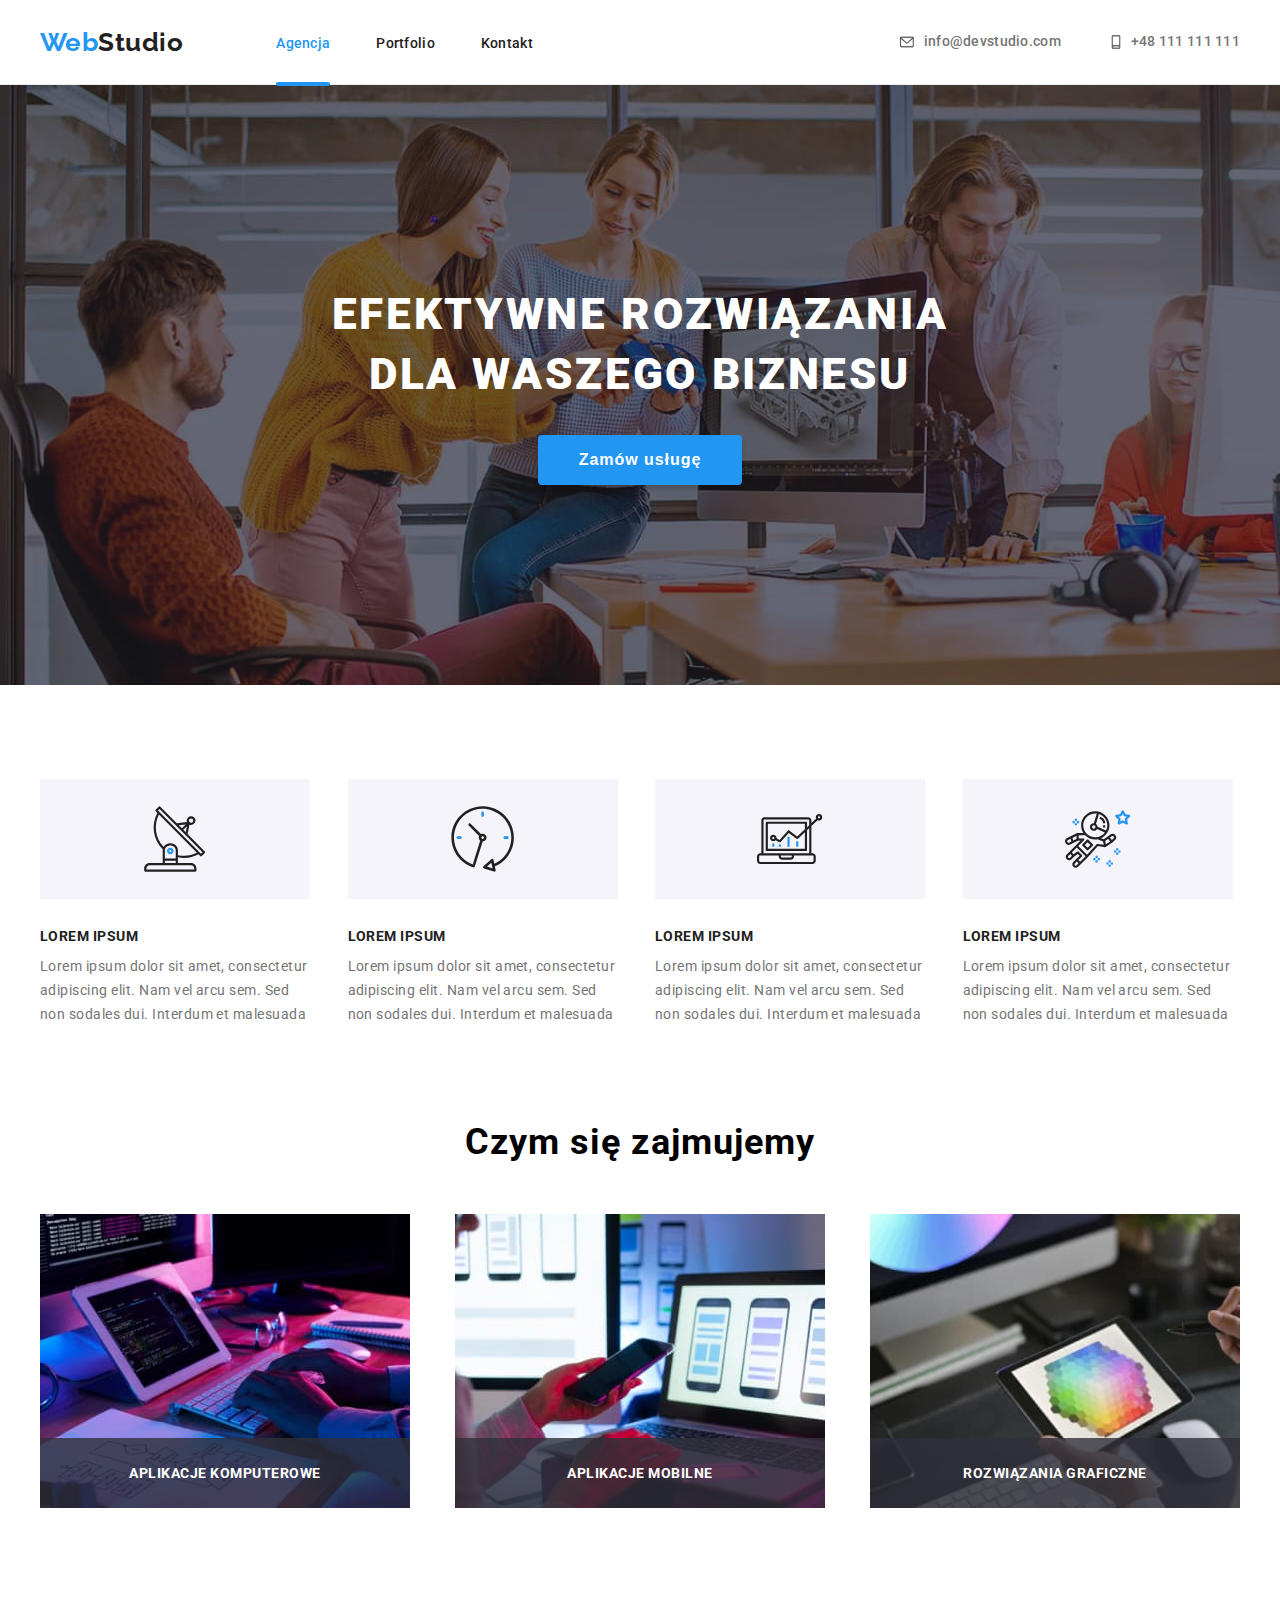
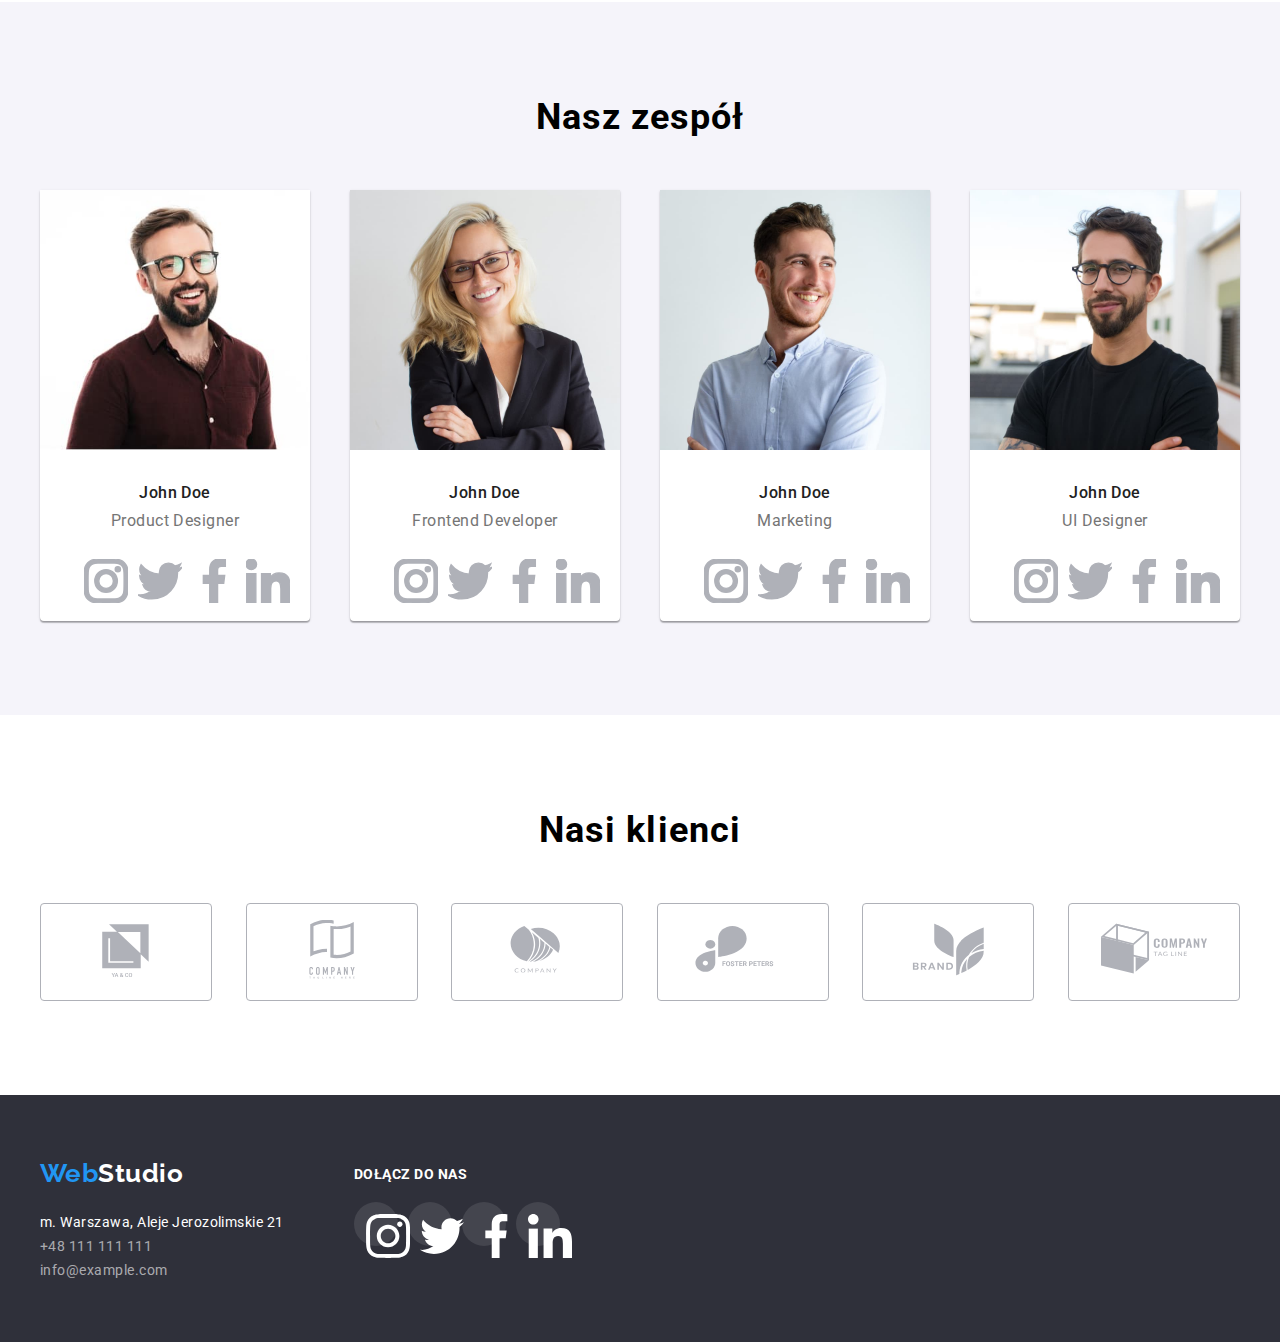
<file: index.html>
<!DOCTYPE html>
<html lang="en">
  <head>
    <meta charset="UTF-8" />
    <meta http-equiv="X-UA-Compatible" content="IE=edge" />
    <meta name="viewport" content="width=device-width, initial-scale=1.0" />
    <title>WebStudio</title>
    <link
      rel="stylesheet"
      href="https://cdnjs.cloudflare.com/ajax/libs/modern-normalize/1.1.0/modern-normalize.min.css"
      integrity="sha512-wpPYUAdjBVSE4KJnH1VR1HeZfpl1ub8YT/NKx4PuQ5NmX2tKuGu6U/JRp5y+Y8XG2tV+wKQpNHVUX03MfMFn9Q=="
      crossorigin="anonymous"
      referrerpolicy="no-referrer"
    />
    <link rel="preconnect" href="https://fonts.googleapis.com" />
    <link rel="preconnect" href="https://fonts.gstatic.com" crossorigin />
    <link
      href="https://fonts.googleapis.com/css2?family=Raleway:wght@700&family=Roboto:wght@400;500;700;900&display=swap"
      rel="stylesheet"
    />
    <link rel="stylesheet" href="./css/styles.css" />
  </head>
  <body>
    <header class="header">
      <div class="container container-header">
        <nav class="navigation">
          <a class="logo" href="./index.html">Web<span>Studio</span></a>
          <ul class="nav-menu">
            <li class="link-underline">
              <a class="nav-menu-link" href="./index.html"><span>Agencja</span></a>
            </li>
            <li class="link-underline-hover">
              <a class="nav-menu-link" href="./porfolio.html">Portfolio</a>
            </li>
            <li class="link-underline-hover">
              <a class="nav-menu-link" href="#">Kontakt</a>
            </li>
          </ul>
        </nav>
        <ul class="header-contact">
          <li>
            <a href="mailto:info@devstudio.com">
              <svg width="16px" height="12px">
                <use href="./images/icons.svg#icon-envelope"></use>
              </svg>
              info@devstudio.com
            </a>
          </li>
          <li>
            <a href="tel:+48111111111">
              <svg width="10px" height="16px">
                <use href="./images/icons.svg#icon-smartphone"></use>
              </svg>
              +48 111 111 111
            </a>
          </li>
        </ul>
      </div>
    </header>
    <main>
      <section class="main-section">
        <div class="container main-section-container">
          <h1>
            Efektywne rozwiązania <br />
            dla waszego biznesu
          </h1>
          <button data-modal-open class="main-button" type="button">Zamów usługę</button>
        </div>
      </section>
      <section class="our-trumps section">
        <div class="container">
          <ul>
            <li>
              <div class="our-trumps-item">
                <svg width="65.32px" height="70px">
                  <use href="./images/icons.svg#icon-antenna-1"></use>
                </svg>
              </div>
              <h3>LOREM IPSUM</h3>
              <p>
                Lorem ipsum dolor sit amet, consectetur adipiscing elit. Nam vel arcu sem. Sed non
                sodales dui. Interdum et malesuada
              </p>
            </li>
            <li>
              <div class="our-trumps-item">
                <svg width="65.32px" height="70px">
                  <use href="./images/icons.svg#icon-clock-1"></use>
                </svg>
              </div>
              <h3>LOREM IPSUM</h3>
              <p>
                Lorem ipsum dolor sit amet, consectetur adipiscing elit. Nam vel arcu sem. Sed non
                sodales dui. Interdum et malesuada
              </p>
            </li>
            <li>
              <div class="our-trumps-item">
                <svg width="65.32px" height="70px">
                  <use href="./images/icons.svg#icon-diagram-1"></use>
                </svg>
              </div>
              <h3>LOREM IPSUM</h3>
              <p>
                Lorem ipsum dolor sit amet, consectetur adipiscing elit. Nam vel arcu sem. Sed non
                sodales dui. Interdum et malesuada
              </p>
            </li>
            <li>
              <div class="our-trumps-item">
                <svg width="65.32px" height="70px">
                  <use href="./images/icons.svg#icon-astronaut-1"></use>
                </svg>
              </div>
              <h3>LOREM IPSUM</h3>
              <p>
                Lorem ipsum dolor sit amet, consectetur adipiscing elit. Nam vel arcu sem. Sed non
                sodales dui. Interdum et malesuada
              </p>
            </li>
          </ul>
        </div>
      </section>
      <section class="what-we-do section">
        <div class="container">
          <h2>Czym się zajmujemy</h2>
          <ul>
            <li>
              <figure class="what-we-do-list-item">
                <img src="./images/keyboard.jpg" alt="klawiatura" height="294" width="370" />
                <figcaption class="what-we-do-item-name">Aplikacje komputerowe</figcaption>
              </figure>
            </li>
            <li>
              <figure class="what-we-do-list-item">
                <img src="./images/laptop.jpg" alt="laptop" height="294" width="370" />
                <figcaption class="what-we-do-item-name">Aplikacje mobilne</figcaption>
              </figure>
            </li>
            <li>
              <figure class="what-we-do-list-item">
                <img src="./images/tablet.jpg" alt="tablet" height="294" width="370" />
                <figcaption class="what-we-do-item-name">Rozwiązania graficzne</figcaption>
              </figure>
            </li>
          </ul>
        </div>
      </section>
      <section class="our-team-container section">
        <div class="our-team container">
          <h2>Nasz zespół</h2>
          <ul>
            <li class="our-team-item">
              <figure>
                <img
                  src="./images/john-product-designer.jpg"
                  alt="product designer"
                  width="270"
                  height="260"
                />
                <figcaption>
                  <h3>John Doe</h3>
                  <p>Product Designer</p>
                </figcaption>
              </figure>
              <ul class="our-team-social-links">
                <li>
                  <a href="#">
                    <svg width="44px" height="44px">
                      <use href="./images/icons.svg#icon-instagram-2"></use>
                    </svg>
                  </a>
                </li>
                <li>
                  <a href="#"
                    ><svg width="44px" height="44px">
                      <use href="./images/icons.svg#icon-twitter-1"></use>
                    </svg>
                  </a>
                </li>
                <li>
                  <a href="#">
                    <svg width="44px" height="44px">
                      <use href="./images/icons.svg#icon-facebook-1"></use>
                    </svg>
                  </a>
                </li>
                <li>
                  <a href="#">
                    <svg width="44px" height="44px">
                      <use href="./images/icons.svg#icon-linkedin-1"></use>
                    </svg>
                  </a>
                </li>
              </ul>
            </li>
            <li class="our-team-item">
              <figure>
                <img
                  src="./images/john-frontend.jpg"
                  alt="zdjęcie kobiety od frontend"
                  width="270"
                  height="260"
                />
                <figcaption>
                  <h3>John Doe</h3>
                  <p>Frontend Developer</p>
                </figcaption>
              </figure>
              <ul class="our-team-social-links">
                <li>
                  <a href="#">
                    <svg width="44px" height="44px">
                      <use href="./images/icons.svg#icon-instagram-2"></use>
                    </svg>
                  </a>
                </li>
                <li>
                  <a href="#"
                    ><svg width="44px" height="44px">
                      <use href="./images/icons.svg#icon-twitter-1"></use>
                    </svg>
                  </a>
                </li>
                <li>
                  <a href="#">
                    <svg width="44px" height="44px">
                      <use href="./images/icons.svg#icon-facebook-1"></use>
                    </svg>
                  </a>
                </li>
                <li>
                  <a href="#">
                    <svg width="44px" height="44px">
                      <use href="./images/icons.svg#icon-linkedin-1"></use>
                    </svg>
                  </a>
                </li>
              </ul>
            </li>
            <li class="our-team-item">
              <figure>
                <img
                  src="./images/john-marketing.jpg"
                  alt="pan od marketingu"
                  width="270"
                  height="260"
                />
                <figcaption>
                  <h3>John Doe</h3>
                  <p>Marketing</p>
                </figcaption>
              </figure>
              <ul class="our-team-social-links">
                <li>
                  <a href="#">
                    <svg width="44px" height="44px">
                      <use href="./images/icons.svg#icon-instagram-2"></use>
                    </svg>
                  </a>
                </li>
                <li>
                  <a href="#"
                    ><svg width="44px" height="44px">
                      <use href="./images/icons.svg#icon-twitter-1"></use>
                    </svg>
                  </a>
                </li>
                <li>
                  <a href="#">
                    <svg width="44px" height="44px">
                      <use href="./images/icons.svg#icon-facebook-1"></use>
                    </svg>
                  </a>
                </li>
                <li>
                  <a href="#">
                    <svg width="44px" height="44px">
                      <use href="./images/icons.svg#icon-linkedin-1"></use>
                    </svg>
                  </a>
                </li>
              </ul>
            </li>
            <li class="our-team-item">
              <figure>
                <img src="./images/john-ui.jpg" alt="ui designer" width="270" height="260" />
                <figcaption>
                  <h3>John Doe</h3>
                  <p>UI Designer</p>
                </figcaption>
              </figure>
              <ul class="our-team-social-links">
                <li>
                  <a href="#">
                    <svg width="44px" height="44px">
                      <use href="./images/icons.svg#icon-instagram-2"></use>
                    </svg>
                  </a>
                </li>
                <li>
                  <a href="#"
                    ><svg width="44px" height="44px">
                      <use href="./images/icons.svg#icon-twitter-1"></use>
                    </svg>
                  </a>
                </li>
                <li>
                  <a href="#">
                    <svg width="44px" height="44px">
                      <use href="./images/icons.svg#icon-facebook-1"></use>
                    </svg>
                  </a>
                </li>
                <li>
                  <a href="#">
                    <svg width="44px" height="44px">
                      <use href="./images/icons.svg#icon-linkedin-1"></use>
                    </svg>
                  </a>
                </li>
              </ul>
            </li>
          </ul>
        </div>
      </section>
      <section class="section">
        <div class="container">
          <h2>Nasi klienci</h2>
          <ul class="our-clients-list">
            <li>
              <a href="#" class="our-clients-item">
                <svg width="106px" height="60px">
                  <use href="./images/icons.svg#icon-logo-client-1"></use>
                </svg>
              </a>
            </li>
            <li>
              <a href="#" class="our-clients-item">
                <svg width="106px" height="60px">
                  <use href="./images/icons.svg#icon-logo-client-2"></use>
                </svg>
              </a>
            </li>
            <li>
              <a href="#" class="our-clients-item">
                <svg width="106px" height="60px">
                  <use href="./images/icons.svg#icon-logo-client-3"></use>
                </svg>
              </a>
            </li>
            <li>
              <a href="#" class="our-clients-item">
                <svg width="106px" height="60px">
                  <use href="./images/icons.svg#icon-logo-client-4"></use>
                </svg>
              </a>
            </li>
            <li>
              <a href="#" class="our-clients-item">
                <svg width="106px" height="60px">
                  <use href="./images/icons.svg#icon-logo-client-5"></use>
                </svg>
              </a>
            </li>
            <li>
              <a href="#" class="our-clients-item">
                <svg width="106px" height="60px">
                  <use href="./images/icons.svg#icon-logo-client-6"></use>
                </svg>
              </a>
            </li>
          </ul>
        </div>
      </section>
    </main>
    <footer class="footer">
      <div class="container footer-container">
        <div>
          <a class="logo" href="./index.html">Web<span>Studio</span></a>
          <address>
            <ul class="footer-contact">
              <li>m. Warszawa, Aleje Jerozolimskie 21</li>
              <li><a href="tel:+48111111111">+48 111 111 111</a></li>
              <li><a href="mailto:info@example.com">info@example.com</a></li>
            </ul>
          </address>
        </div>
        <div class="footer-social-links">
          <h3>Dołącz do nas</h3>
          <ul>
            <li>
              <a href="#">
                <svg width="44px" height="44px">
                  <use href="./images/icons.svg#icon-instagram-2"></use>
                </svg>
              </a>
            </li>
            <li>
              <a href="#">
                <svg width="44px" height="44px">
                  <use href="./images/icons.svg#icon-twitter-1"></use>
                </svg>
              </a>
            </li>
            <li>
              <a href="#">
                <svg width="44px" height="44px">
                  <use href="./images/icons.svg#icon-facebook-1"></use>
                </svg>
              </a>
            </li>
            <li>
              <a href="#">
                <svg width="44px" height="44px">
                  <use href="./images/icons.svg#icon-linkedin-1"></use>
                </svg>
              </a>
            </li>
          </ul>
        </div>
      </div>
    </footer>
    <div data-modal class="backdrop is-hidden">
      <div class="modal">
        <button data-modal-close type="button">
          <svg width="18px" height="18px">
            <use href="./images/icons.svg#icon-close-black-18dp-2-1"></use>
          </svg>
        </button>
      </div>
    </div>
    <script src="./js/modal.js"></script>
  </body>
</html>
</file>
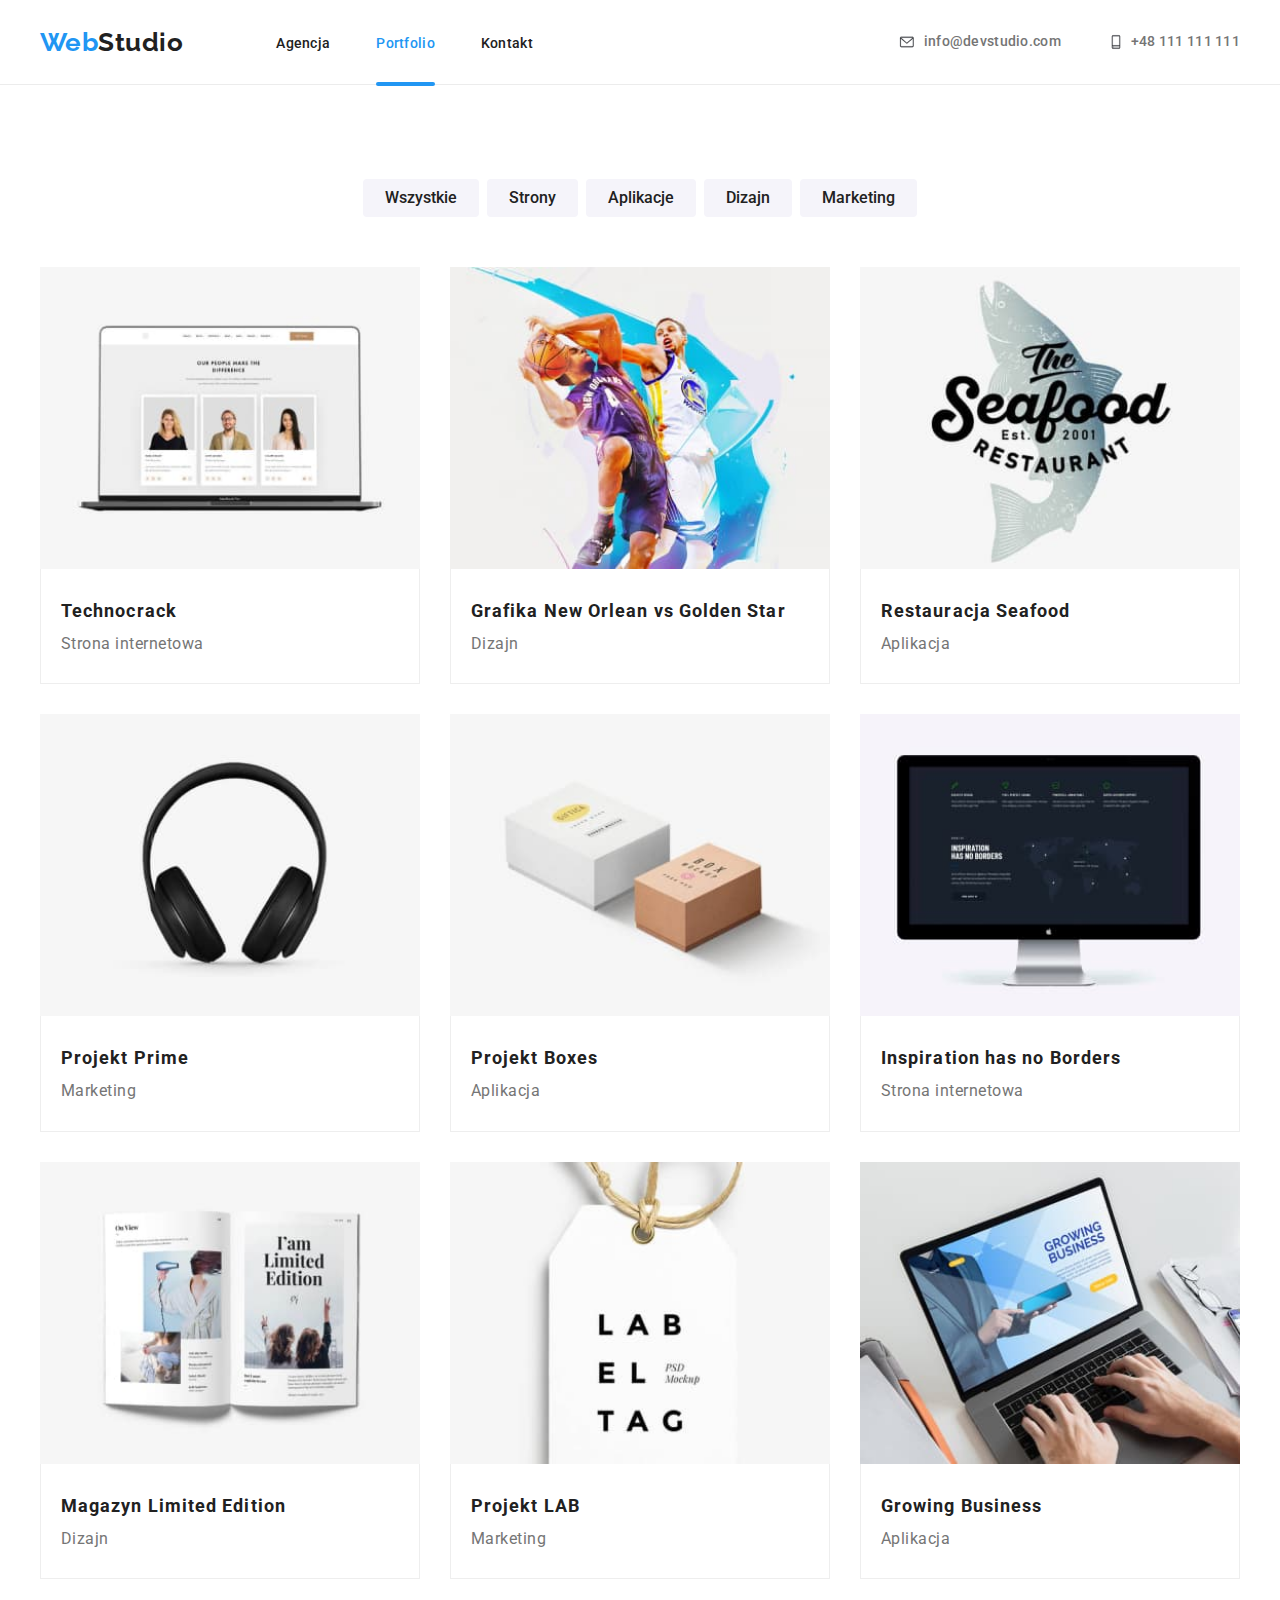
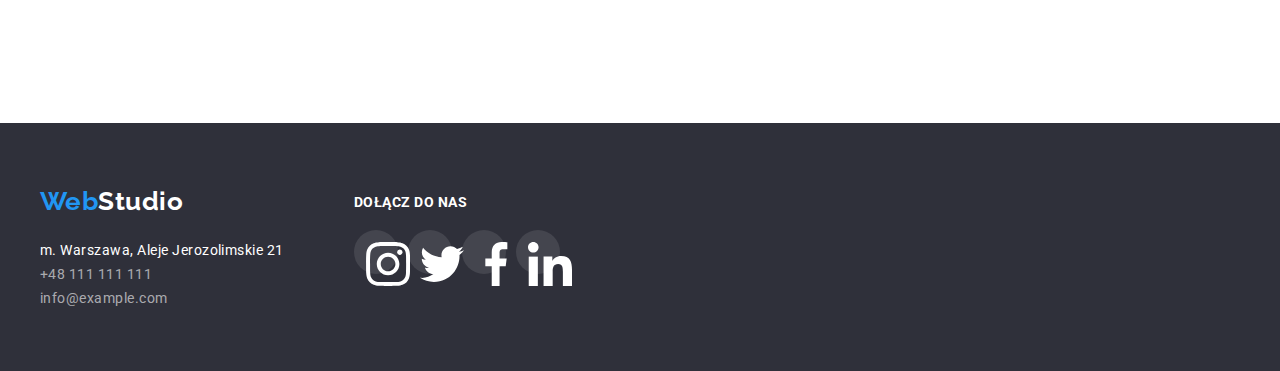
<file: porfolio.html>
<!DOCTYPE html>
<html lang="en">
  <head>
    <meta charset="UTF-8" />
    <meta http-equiv="X-UA-Compatible" content="IE=edge" />
    <meta name="viewport" content="width=device-width, initial-scale=1.0" />
    <title>Portfolio</title>
    <link
      rel="stylesheet"
      href="https://cdnjs.cloudflare.com/ajax/libs/modern-normalize/1.1.0/modern-normalize.min.css"
      integrity="sha512-wpPYUAdjBVSE4KJnH1VR1HeZfpl1ub8YT/NKx4PuQ5NmX2tKuGu6U/JRp5y+Y8XG2tV+wKQpNHVUX03MfMFn9Q=="
      crossorigin="anonymous"
      referrerpolicy="no-referrer"
    />
    <link rel="preconnect" href="https://fonts.googleapis.com" />
    <link rel="preconnect" href="https://fonts.gstatic.com" crossorigin />
    <link
      href="https://fonts.googleapis.com/css2?family=Raleway:wght@700&family=Roboto:wght@400;500;700;900&display=swap"
      rel="stylesheet"
    />
    <link rel="stylesheet" href="./css/styles.css" />
  </head>
  <body>
    <header class="header">
      <div class="container container-header">
        <nav class="navigation">
          <a class="logo" href="./index.html">Web<span>Studio</span></a>
          <ul class="nav-menu">
            <li class="link-underline-hover">
              <a class="nav-menu-link" href="./index.html">Agencja</a>
            </li>
            <li class="link-underline">
              <a class="nav-menu-link" href="./porfolio.html"><span>Portfolio</span></a>
            </li>
            <li class="link-underline-hover">
              <a class="nav-menu-link" href="#">Kontakt</a>
            </li>
          </ul>
        </nav>
        <ul class="header-contact">
          <li>
            <a href="mailto:info@devstudio.com"
              ><svg width="16px" height="12px">
                <use href="./images/icons.svg#icon-envelope"></use>
              </svg>
              info@devstudio.com</a
            >
          </li>
          <li>
            <a href="tel:+48111111111">
              <svg width="10px" height="16px">
                <use href="./images/icons.svg#icon-smartphone"></use>
              </svg>
              +48 111 111 111
            </a>
          </li>
        </ul>
      </div>
    </header>
    <main>
      <section class="section">
        <div class="container">
          <ul class="filter-list">
            <li><button class="filter-item" type="button">Wszystkie</button></li>
            <li><button class="filter-item" type="button">Strony</button></li>
            <li><button class="filter-item" type="button">Aplikacje</button></li>
            <li><button class="filter-item" type="button">Dizajn</button></li>
            <li><button class="filter-item" type="button">Marketing</button></li>
          </ul>
          <ul class="products-list container">
            <li class="product-item">
              <a>
                <figure>
                  <div class="item-container">
                    <img
                      src="./images/laptop-technocrack.jpg"
                      alt="laptop technocrack website"
                      width="370"
                      height="294"
                    />
                    <p>
                      Technocrack jest popularną platformą wykorzystywaną do rozpowszechniania
                      koronawirusa. Firmy wykorzystują tę platformę do celów szpiegowskich i ataków
                      na niezabezpieczone serwery konkurencji
                    </p>
                  </div>
                  <figcaption class="product-name">
                    <h3>Technocrack</h3>
                    <p>Strona internetowa</p>
                  </figcaption>
                </figure>
              </a>
            </li>
            <li class="product-item">
              <a>
                <figure>
                  <div class="item-container">
                    <img
                      src="./images/new-orlean-golden-star.jpg"
                      alt="two basketball player jumping"
                      width="370"
                      height="294"
                    />
                    <p>
                      Technocrack jest popularną platformą wykorzystywaną do rozpowszechniania
                      koronawirusa. Firmy wykorzystują tę platformę do celów szpiegowskich i ataków
                      na niezabezpieczone serwery konkurencji
                    </p>
                  </div>
                  <figcaption class="product-name">
                    <h3>Grafika New Orlean vs Golden Star</h3>
                    <p>Dizajn</p>
                  </figcaption>
                </figure>
              </a>
            </li>
            <li class="product-item">
              <a>
                <figure>
                  <div class="item-container">
                    <img
                      src="./images/logo-seafood-restaurant.jpg"
                      alt="seafood restaurant logo"
                      width="370"
                      height="294"
                    />
                    <p>
                      Technocrack jest popularną platformą wykorzystywaną do rozpowszechniania
                      koronawirusa. Firmy wykorzystują tę platformę do celów szpiegowskich i ataków
                      na niezabezpieczone serwery konkurencji
                    </p>
                  </div>
                  <figcaption class="product-name">
                    <h3>Restauracja Seafood</h3>
                    <p>Aplikacja</p>
                  </figcaption>
                </figure>
              </a>
            </li>
            <li class="product-item">
              <a>
                <figure>
                  <div class="item-container">
                    <img
                      src="./images/headphones-project-prime.jpg"
                      alt="headphones"
                      width="370"
                      height="294"
                    />
                    <p>
                      Technocrack jest popularną platformą wykorzystywaną do rozpowszechniania
                      koronawirusa. Firmy wykorzystują tę platformę do celów szpiegowskich i ataków
                      na niezabezpieczone serwery konkurencji
                    </p>
                  </div>
                  <figcaption class="product-name">
                    <h3>Projekt Prime</h3>
                    <p>Marketing</p>
                  </figcaption>
                </figure>
              </a>
            </li>
            <li class="product-item">
              <a>
                <figure>
                  <div class="item-container">
                    <img
                      src="./images/project-boxes.jpg"
                      alt="two boxes"
                      width="370"
                      height="294"
                    />
                    <p>
                      Technocrack jest popularną platformą wykorzystywaną do rozpowszechniania
                      koronawirusa. Firmy wykorzystują tę platformę do celów szpiegowskich i ataków
                      na niezabezpieczone serwery konkurencji
                    </p>
                  </div>
                  <figcaption class="product-name">
                    <h3>Projekt Boxes</h3>
                    <p>Aplikacja</p>
                  </figcaption>
                </figure>
              </a>
            </li>
            <li class="product-item">
              <a>
                <figure>
                  <div class="item-container">
                    <img
                      src="./images/no-borders-monitor.jpg"
                      alt="dark screen monitor"
                      width="370"
                      height="294"
                    />
                    <p>
                      Technocrack jest popularną platformą wykorzystywaną do rozpowszechniania
                      koronawirusa. Firmy wykorzystują tę platformę do celów szpiegowskich i ataków
                      na niezabezpieczone serwery konkurencji
                    </p>
                  </div>
                  <figcaption class="product-name">
                    <h3>Inspiration has no Borders</h3>
                    <p>Strona internetowa</p>
                  </figcaption>
                </figure>
              </a>
            </li>
            <li class="product-item">
              <a>
                <figure>
                  <div class="item-container">
                    <img
                      src="./images/magazine-limited-edition.jpg"
                      alt="magazine"
                      width="370"
                      height="294"
                    />
                    <p>
                      Technocrack jest popularną platformą wykorzystywaną do rozpowszechniania
                      koronawirusa. Firmy wykorzystują tę platformę do celów szpiegowskich i ataków
                      na niezabezpieczone serwery konkurencji
                    </p>
                  </div>
                  <figcaption class="product-name">
                    <h3>Magazyn Limited Edition</h3>
                    <p>Dizajn</p>
                  </figcaption>
                </figure>
              </a>
            </li>
            <li class="product-item">
              <a>
                <figure>
                  <div class="item-container">
                    <img
                      src="./images/tag-project-lab.jpg"
                      alt="label tag"
                      width="370"
                      height="294"
                    />
                    <p>
                      Technocrack jest popularną platformą wykorzystywaną do rozpowszechniania
                      koronawirusa. Firmy wykorzystują tę platformę do celów szpiegowskich i ataków
                      na niezabezpieczone serwery konkurencji
                    </p>
                  </div>
                  <figcaption class="product-name">
                    <h3>Projekt LAB</h3>
                    <p>Marketing</p>
                  </figcaption>
                </figure>
              </a>
            </li>
            <li class="product-item">
              <a>
                <figure>
                  <div class="item-container">
                    <img
                      src="./images/laptop-growing-business.jpg"
                      alt="writing on laptop's keyboard"
                      width="370"
                      height="294"
                    />
                    <p>
                      Technocrack jest popularną platformą wykorzystywaną do rozpowszechniania
                      koronawirusa. Firmy wykorzystują tę platformę do celów szpiegowskich i ataków
                      na niezabezpieczone serwery konkurencji
                    </p>
                  </div>
                  <figcaption class="product-name">
                    <h3>Growing Business</h3>
                    <p>Aplikacja</p>
                  </figcaption>
                </figure>
              </a>
            </li>
          </ul>
        </div>
      </section>
    </main>
    <footer class="footer">
      <div class="container footer-container">
        <div>
          <a class="logo" href="./index.html">Web<span>Studio</span></a>
          <address>
            <ul class="footer-contact">
              <li>m. Warszawa, Aleje Jerozolimskie 21</li>
              <li><a href="tel:+48111111111">+48 111 111 111</a></li>
              <li><a href="mailto:info@example.com">info@example.com</a></li>
            </ul>
          </address>
        </div>
        <div class="footer-social-links">
          <h3>Dołącz do nas</h3>
          <ul>
            <li>
              <a href="#">
                <svg width="44px" height="44px">
                  <use href="./images/icons.svg#icon-instagram-2"></use>
                </svg>
              </a>
            </li>
            <li>
              <a href="#">
                <svg width="44px" height="44px">
                  <use href="./images/icons.svg#icon-twitter-1"></use>
                </svg>
              </a>
            </li>
            <li>
              <a href="#">
                <svg width="44px" height="44px">
                  <use href="./images/icons.svg#icon-facebook-1"></use>
                </svg>
              </a>
            </li>
            <li>
              <a href="#">
                <svg width="44px" height="44px">
                  <use href="./images/icons.svg#icon-linkedin-1"></use>
                </svg>
              </a>
            </li>
          </ul>
        </div>
      </div>
    </footer>
  </body>
</html>
</file>
<file: css/styles.css>
:root {
  --font-primary: 'Roboto', sans-serif;
  --font-secondary: 'Raleway', sans-serif;
  --font-color-1: #212121;
  --font-color-2: #2196f3;
  --font-color-3: #757575;
  --font-color-4: #ffffff;
  --background-color-1: #ffffff;
  --background-color-2: #2f303a;
  --background-color-3: #f5f4fa;
  --button-background-color: #f5f4fa;
  --button-background-color-hover: #2196f3;
  --icon-color-1: #afb1b8;
  --icon-color-hover: #ffffff;
  --icon-background-color-hover: #2196f3;
}
* {
  margin: 0;
}
ul {
  list-style: none;
  padding: 0;
}
a {
  text-decoration: none;
  cursor: pointer;
}
button {
  cursor: pointer;
  border: none;
  border-radius: 4%;
}
body {
  font-family: var(--font-primary);
  /* color: var(--body-general-font-color); */
  font-size: 16px;
  letter-spacing: 0.03em;
}
h2 {
  font-weight: 700;
  font-size: 36px;
  line-height: 1.2;
  text-align: center;
  letter-spacing: 0.03em;
}
.container {
  max-width: 1200px;
  /* justify-content: space-between; */
  margin: 0 auto;
}
.section {
  padding: 94px 0;
}
.header {
  border-bottom: 1px solid #ececec;
}
.container-header {
  display: flex;
  align-items: center;
  justify-content: space-between;
  /* height: 80px; */
  padding: 24px 0;
}
.navigation {
  display: flex;
  /* align-items: center; */
}
.logo {
  font-family: var(--font-secondary);
  font-weight: 700;
  font-size: 26px;
  line-height: 1.2;
  color: var(--font-color-2);
}
.logo span {
  color: var(--font-color-1);
}
.nav-menu {
  display: flex;
  align-items: center;
  gap: 46px;
  margin-left: 93px;
}
.link-underline,
.link-underline-hover {
  position: relative;
}
.link-underline::after,
.link-underline-hover:hover::after {
  content: '';
  position: absolute;
  display: block;
  width: 100%;
  height: 4px;
  background-color: var(--icon-background-color-hover);
  border-radius: 2px;
  margin-top: 30px;
}
.nav-menu-link {
  font-weight: 500;
  font-size: 14px;
  line-height: 1.14;
  letter-spacing: 0.02em;
  color: var(--font-color-1);

  transition-property: color;
  transition-duration: 250ms;
  transition-timing-function: cubic-bezier(0.4, 0, 0.2, 1);
}
.nav-menu-link > span {
  color: var(--font-color-2);
}
.nav-menu-link:hover,
.nav-menu-link:focus,
.header-contact a:hover,
.header-contact a:focus {
  color: var(--font-color-2);
  stroke: var(--font-color-2);
}
.header-contact {
  display: flex;
  /* justify-content: flex-end; */
  /* align-items: center; */
  gap: 50px;
  /* margin-left: 364px; */
}
.header-contact a {
  display: flex;
  align-items: center;
  gap: 10px;
  font-weight: 500;
  font-size: 14px;
  line-height: 1.14;
  letter-spacing: 0.02em;
  color: var(--font-color-3);
  stroke: var(--icon-color-1);

  transition-property: color, stroke;
  transition-duration: 250ms;
  transition-timing-function: cubic-bezier(0.4, 0, 0.2, 1);
}
.filter-list {
  display: flex;
  justify-content: center;
  gap: 8px;
}
.filter-item {
  font-family: var(--font-primary);
  font-weight: 500;
  font-size: 16px;
  line-height: 1.6;
  color: var(--font-color-1);
  background-color: var(--button-background-color);
  border-radius: 4px;
  padding: 6px 22px;
  box-shadow: transparent;

  transition-property: color, background, box-shadow;
  transition-duration: 250ms;
  transition-timing-function: cubic-bezier(0.4, 0, 0.2, 1);
}
.filter-item:hover,
.filter-item:focus {
  box-shadow: 0px 3px 1px rgba(0, 0, 0, 0.1), 0px 1px 2px rgba(0, 0, 0, 0.08),
    0px 2px 2px rgba(0, 0, 0, 0.12);
}
.filter-list button:hover,
.filter-list button:focus {
  color: var(--font-color-4);
  background-color: var(--button-background-color-hover);
}
.products-list {
  display: flex;
  justify-content: space-between;
  flex-wrap: wrap;
  gap: 30px;
  padding: 50px 0;
}
.product-item {
  /* border: 1px solid #eeeeee;
  border-top: none; */
  flex-basis: calc((100% - 60px) / 3);
  box-shadow: transparent;

  transition-property: box-shadow;
  transition-duration: 250ms;
  transition-timing-function: cubic-bezier(0.4, 0, 0.2, 1);
}
.product-item:hover,
.product-item:focus {
  box-shadow: 0px 1px 1px rgba(0, 0, 0, 0.12), 0px 4px 4px rgba(0, 0, 0, 0.06),
    1px 4px 6px rgba(0, 0, 0, 0.16);
}
.product-name > h3 {
  font-weight: 700;
  font-size: 18px;
  line-height: 2;
  letter-spacing: 0.06em;
  color: var(--font-color-1);
}
.product-name > p {
  line-height: 1.9;
  color: var(--font-color-3);
}
.product-name {
  padding: 24px 20px;
  border: 1px solid #eeeeee;
  border-top: none;
}
.item-container {
  position: relative;
  overflow: hidden;
}
.item-container > img {
  display: block;
  width: 100%;
  height: 100%;
  object-fit: cover;
}
.item-container > p {
  font-size: 18px;
  line-height: 1.56;
  color: var(--font-color-4);
  background-color: rgba(33, 150, 243, 0.9);

  position: absolute;
  left: 0;
  right: 0;
  top: 0;
  bottom: 0;
  margin: 0;
  padding-top: 49px;
  padding-bottom: 49px;
  padding-left: 24px;
  padding-right: 45px;

  transform: translatey(101%);

  transition-property: transform;
  transition-duration: 250ms;
  transition-timing-function: cubic-bezier(0.4, 0, 0.2, 1);
}
.product-item:hover .item-container > p {
  transform: translate(0);
}
.footer {
  background-color: var(--background-color-2);
  color: var(--font-color-4);
  line-height: 1.7;
  padding: 60px 0;
}
.footer a span {
  color: var(--font-color-4);
}
.footer-contact {
  font-style: normal;
  font-size: 14px;
  padding-left: 0;
  margin-top: 20px;
}
.footer-contact li a {
  color: rgba(255, 255, 255, 0.6);
}
.logo {
  line-height: 1.4;
}
.main-section-container {
  padding: 200px 0;
  text-align: center;
}
.main-section {
  max-width: 1600px;
  margin: 0 auto;
  background-color: var(--background-color-2);
  background-image: linear-gradient(to bottom, rgba(47, 48, 58, 0.4), rgba(47, 48, 58, 0.4)),
    url(../images/people-working.jpg);
}
.main-section h1 {
  color: var(--font-color-4);
  font-weight: 900;
  font-size: 44px;
  line-height: 1.36;
  text-align: center;
  letter-spacing: 0.06em;
  text-transform: uppercase;
}
.main-button {
  font-size: 16px;
  background-color: var(--button-background-color-hover);
  font-weight: 700;
  line-height: 1.9;
  padding: 10px 41px;
  margin-top: 30px;
  /* display: flex; */
  /* align-items: center;
  text-align: center; */
  letter-spacing: 0.06em;
  color: var(--font-color-4);

  box-shadow: 0 4px 4px rgba(0, 0, 0, 0.15);
  border-radius: 4px;
}
.our-trumps ul {
  display: flex;
  justify-content: space-between;
  gap: 30px;
}
.our-trumps ul li h3 {
  font-weight: 700;
  font-size: 14px;
  line-height: 1.14;
  text-transform: uppercase;
  color: var(--font-color-1);
  margin-bottom: 10px;
}
.our-trumps ul li p {
  font-size: 14px;
  line-height: 1.71;
  color: var(--font-color-3);
}
.our-trumps-item {
  display: inline-flex;
  justify-content: center;
  align-items: center;
  width: 270px;
  height: 120px;
  background-color: var(--background-color-3);
  margin-bottom: 30px;
}
.what-we-do {
  padding-top: 0;
}
.what-we-do ul {
  display: flex;
  justify-content: space-between;
  /* gap: 30px; */
  padding-top: 50px;
  flex-basis: calc((100% - 60px) / 3);
}
.what-we-do-list-item {
  width: 370px;
  height: 294px;
}
.what-we-do-list-item {
  position: relative;
}
.what-we-do-item-name {
  position: absolute;
  content: '';
  z-index: 2;
  width: 100%;
  height: 70px;
  background-color: rgba(47, 48, 58, 0.8);
  bottom: 0;
  display: flex;
  justify-content: center;
  align-items: center;

  font-weight: 700;
  font-size: 14px;
  line-height: 1.14px;
  text-transform: uppercase;
  color: var(--font-color-4);
}
.our-team-container {
  background-color: var(--background-color-3);
}
.our-team > ul {
  display: flex;
  justify-content: space-between;
  padding-top: 50px;
}
.our-team > ul li h3 {
  font-weight: 500;
  font-size: 16px;
  line-height: 1.18;
  text-align: center;
  color: var(--font-color-1);
  padding-top: 30px;
  padding-bottom: 10px;
}
.our-team > ul li p {
  line-height: 1.18;
  text-align: center;
  color: var(--font-color-3);
}
.our-team-item {
  background-color: var(--background-color-1);
  box-shadow: 0 1px 3px rgba(0, 0, 0, 0.12), 0 1px 1px rgba(0, 0, 0, 0.14),
    0 2px 1px rgba(0, 0, 0, 0.2);
  border-radius: 0 0 4px 4px;
  padding-bottom: 30px;
}
.our-team-social-links {
  display: flex;
  justify-content: space-between;
  padding: 0 32px;
  padding-top: 16px;
}
.our-team-social-links svg {
  fill: var(--icon-color-1);
  stroke: var(--icon-color-1);
  padding: 12px;
  transition-property: stroke, fill;
  transition-duration: 250ms;
  transition-timing-function: cubic-bezier(0.4, 0, 0.2, 1);
}
.our-team-social-links a {
  display: inline-block;
}
.our-team-social-links li,
.our-team-social-links a {
  max-width: 44px;
  max-height: 44px;
  background-color: inherit;
  border-radius: 50px;

  transition-property: background;
  transition-duration: 250ms;
  transition-timing-function: cubic-bezier(0.4, 0, 0.2, 1);
}
.our-team-social-links li:hover,
.our-team-social-links li:focus {
  background-color: var(--icon-background-color-hover);
}
.our-team-social-links svg:hover,
.our-team-social-links svg:focus {
  stroke: var(--font-color-4);
  fill: var(--font-color-4);
}
.our-clients-list {
  display: flex;
  justify-content: space-between;
  margin-top: 50px;
  gap: 30px;
}
.our-clients-item {
  display: block;
  fill: var(--icon-color-1);
  border: 1px solid #afb1b8;
  border-radius: 4px;
  max-width: 170px;
  max-height: 92px;
  padding: 16px 32px;

  transition-property: fill, border;
  transition-duration: 250ms;
  transition-timing-function: cubic-bezier(0.4, 0, 0.2, 1);
}
.our-clients-item:hover,
.our-clients-item:hover {
  fill: var(--font-color-2);
  border-color: var(--font-color-2);
}
.footer-container {
  display: flex;
}
.footer-social-links h3 {
  font-weight: 700;
  font-size: 14px;
  line-height: 1.1;
  text-transform: uppercase;
  color: var(--font-color-4);
}
.footer-social-links {
  padding-left: 70px;
  padding-top: 12px;
}
.footer-social-links ul {
  display: flex;
  justify-content: space-between;
  gap: 10px;
  margin-top: 20px;
}
.footer-social-links li {
  max-width: 44px;
  max-height: 44px;
  background-color: rgba(255, 255, 255, 0.1);
  border-radius: 50px;

  transition-property: background;
  transition-duration: 250ms;
  transition-timing-function: cubic-bezier(0.4, 0, 0.2, 1);
}
.footer-social-links li:hover,
.footer-social-links li:focus {
  background-color: var(--icon-background-color-hover);
}
.footer-social-links svg {
  fill: var(--icon-color-hover);
  padding: 12px;
}
.backdrop {
  position: fixed;
  z-index: 3;
  left: 0;
  right: 0;
  top: 0;
  bottom: 0;
  background-color: rgba(0, 0, 0, 0.2);

  transition-property: visibility, opacity;
  transition-duration: 250ms;
  transition-timing-function: cubic-bezier(0.4, 0, 0.2, 1);
}
.modal {
  position: absolute;
  left: 50%;
  top: 50%;
  display: flex;
  justify-content: end;
  transform: translate(-50%, -50%) scale(1);

  width: 528px;
  height: 581px;
  padding: 8px;
  background-color: var(--background-color-1);
  box-shadow: 0px 1px 3px rgba(0, 0, 0, 0.12), 0px 1px 1px rgba(0, 0, 0, 0.14),
    0px 2px 1px rgba(0, 0, 0, 0.2);
  border-radius: 4px;

  transition-property: transform;
  transition-duration: 250ms;
  transition-timing-function: cubic-bezier(0.4, 0, 0.2, 1);
}
.modal > button {
  width: 30px;
  height: 30px;
  display: flex;
  justify-content: center;
  align-items: center;
  background-color: var(--background-color-1);
  border: 1px solid rgba(0, 0, 0, 0.1);
  border-radius: 50%;
}
.modal > button > svg {
  fill: var(--font-color-1);
}
.is-hidden {
  visibility: hidden;
  opacity: 0;
  pointer-events: none;
}
.is-hidden .modal {
  transform: translate(-50%, -50%) scale(0);
}
</file>
